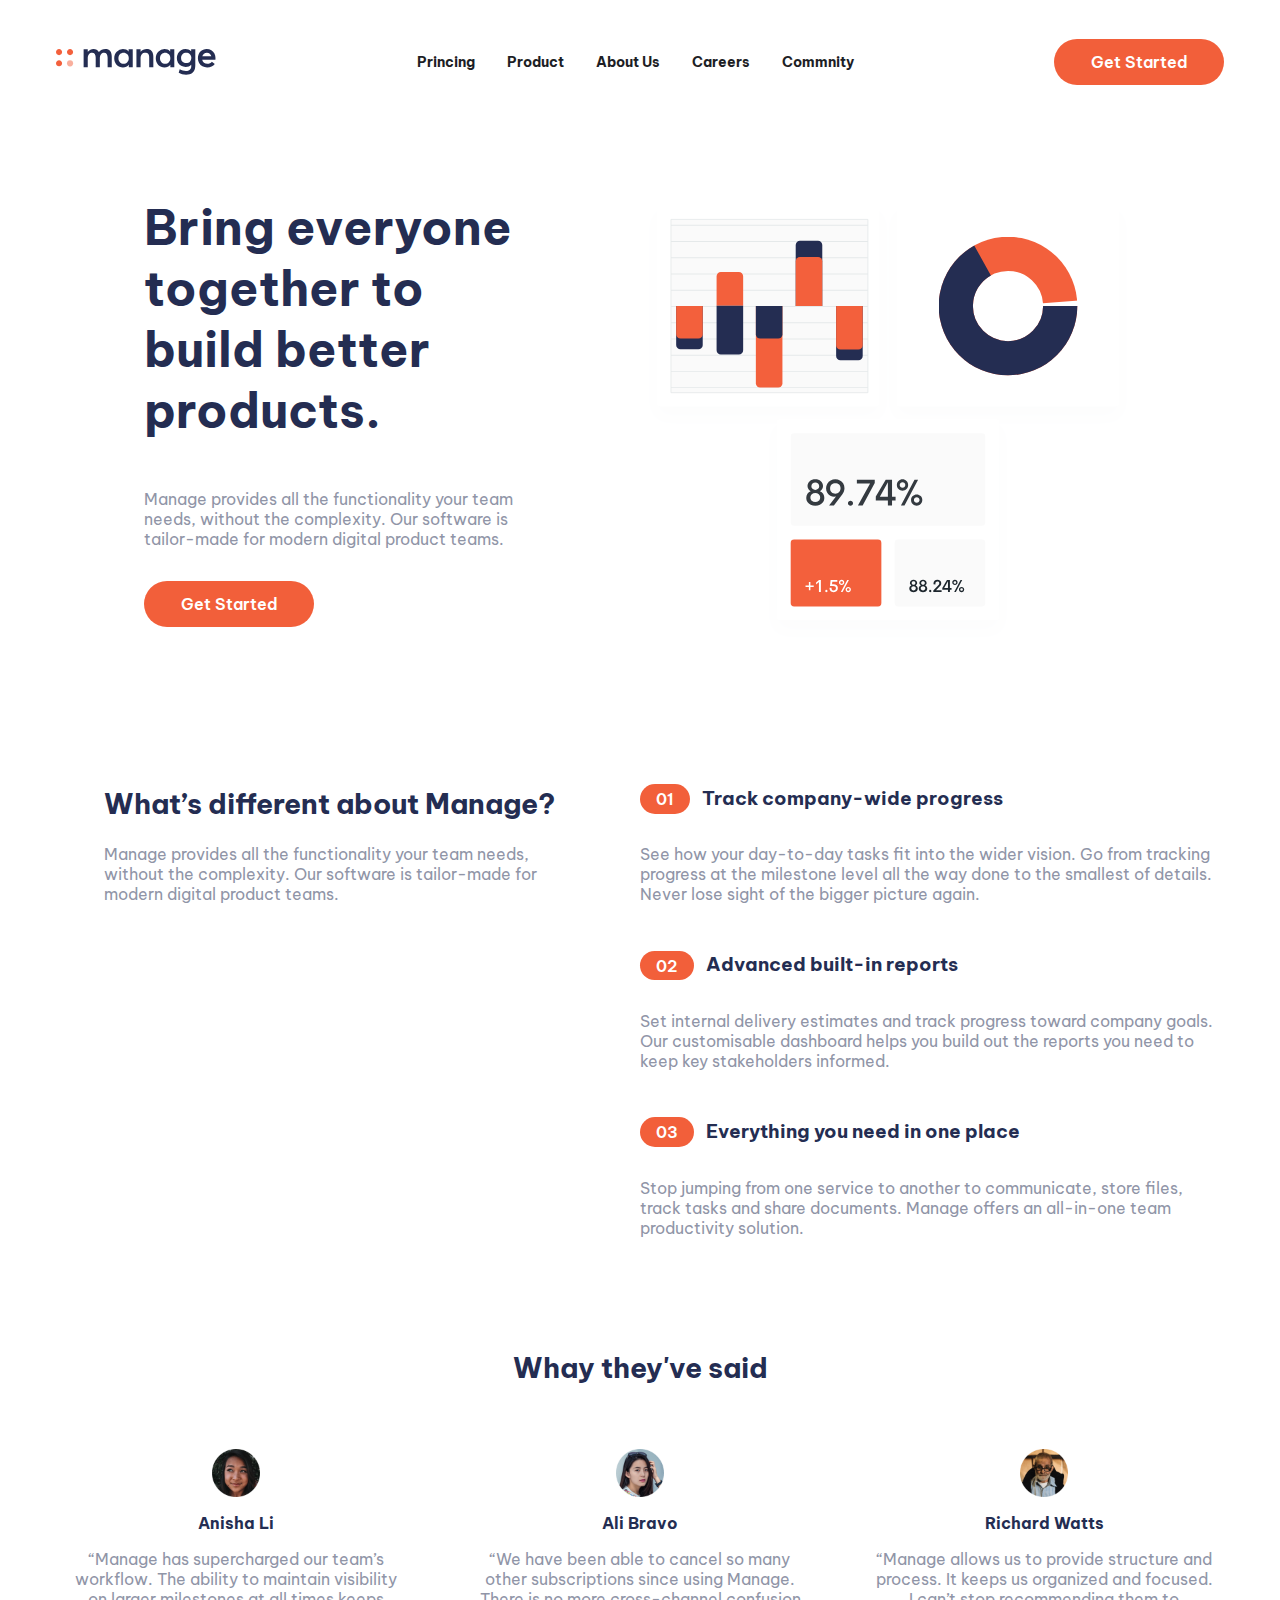
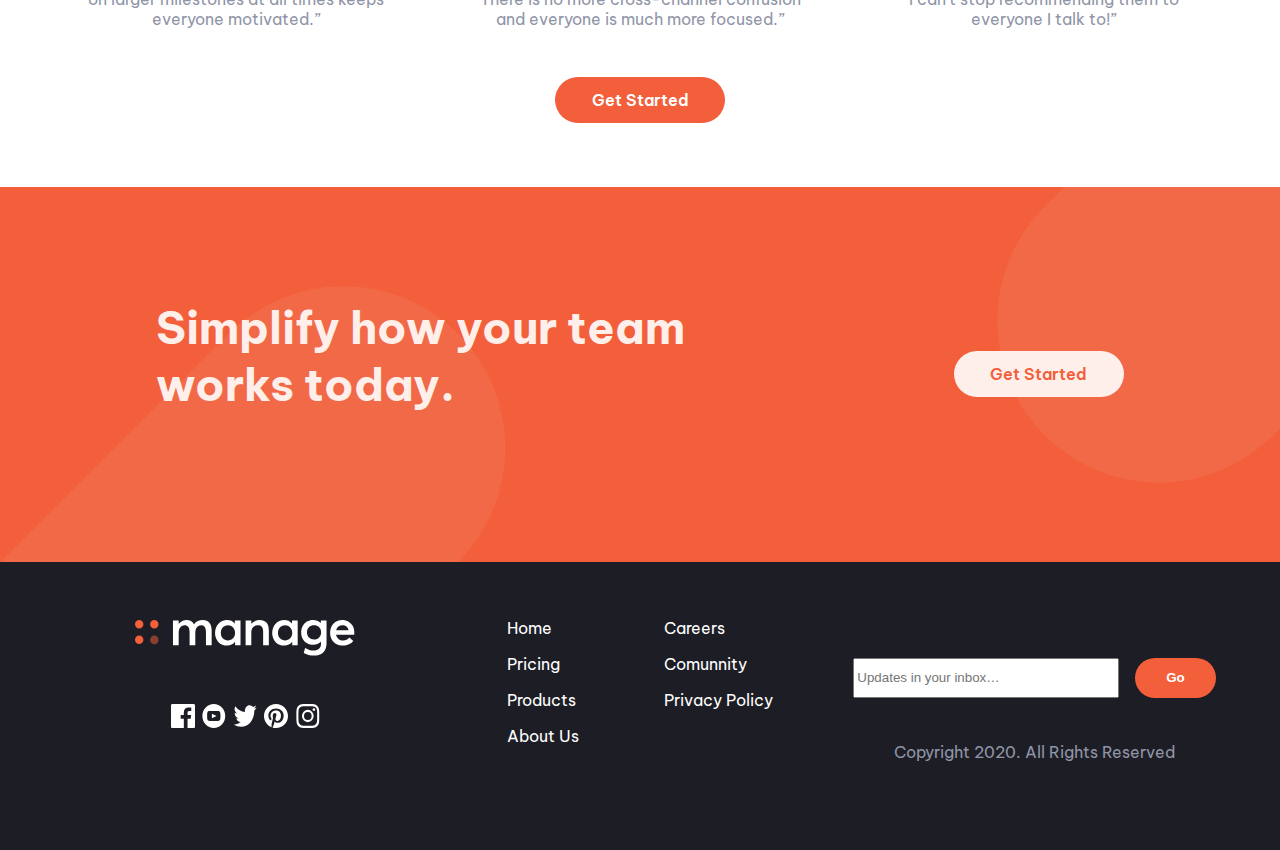
<file: public/index.html>
<!DOCTYPE html>
<html lang="en">

<head>
    <meta charset="UTF-8">
    <meta name="viewport" content="width=device-width,initial-scale=1">
    <link rel="stylesheet" href="styles/styles.css?t=1610991148244">
    <title>Manage Landing Page Master</title>
</head>

<body>
    <header class="main-header l-container">
        <div class="main-header__logo">
            <img src="images/logo.svg" alt="Logo Principal" class="header-logo">
            <img id="show-menu" src="images/icon-hamburger.svg" alt="Menu" class="header-hamburger">
            <img id="close-menu" src="images/icon-close.svg" alt="Close" class="header-hamburger close-menu">
        </div>
        <nav id="main-menu">
            <div class="main-menu__logo"></div>
            <ul id="main-menu__list" class="main-menu__list center">
                <li class="main-menu__item"><a class="main-menu__link" href="#">Princing</a></li>
                <li class="main-menu__item"><a class="main-menu__link" href="#">Product</a></li>
                <li class="main-menu__item"><a class="main-menu__link" href="#">About Us</a></li>
                <li class="main-menu__item"><a class="main-menu__link item-login" href="#">Careers</a></li>
                <li class="main-menu__item"><a class="main-menu__link item-login" href="#">Commnity</a></li>

            </ul>
        </nav>
        <div>
            <a href="#" class="button-header center">Get Started</a>
        </div>
    </header>

    <div class="banner l-container">
        <img class="banner-img" src="images/illustration-intro.svg" alt="Image Principal">
        <div class="banner-content">
            <h1 class="banner-title"> Bring everyone together to build better products.</h1>
            <p class="paragraph mb-2"> Manage provides all the functionality your team needs, without
                the complexity. Our software is tailor-made for modern digital
                product teams. </p>
            <a href="#" class="button-started center">Get Started</a>
        </div>
    </div>

    <article class="about center-responsive mb-separation l-container">
        <section class="mb-3">
            <h2 class="about__title">What’s different about Manage?</h2>
            <p class="about__paragraph">Manage provides all the functionality your team needs, without
                the complexity. Our software is tailor-made for modern digital
                product teams.</p>
        </section>
        <section class="about__items">
            <div class="mb-3">
                <span class="items__button">01</span>
                <h3 class="items__title">Track company-wide progress</h3>
                <p>See how your day-to-day tasks fit into the wider vision. Go from
                    tracking progress at the milestone level all the way done to the
                    smallest of details. Never lose sight of the bigger picture again.</p>
            </div>
            <div class="mb-3">
                <span class="items__button">02</span>
                <h3 class="items__title">Advanced built-in reports</h3>
                <p>Set internal delivery estimates and track progress toward company
                    goals. Our customisable dashboard helps you build out the reports
                    you need to keep key stakeholders informed.</p>
            </div>
            <div class="mb-3">
                <span class="items__button">03</span>
                <h3 class="items__title">Everything you need in one place</h3>
                <p>Stop jumping from one service to another to communicate, store files,
                    track tasks and share documents. Manage offers an all-in-one team
                    productivity solution.</p>
            </div>
        </section>
    </article>

    <article class="testimonial mb-separation center">
        <h2 class="center mb-separation">Whay they've said</h2>
        <div class="card">
            <div class="card__items display-block fade center">
                <img class="card__img" src="images/avatar-ali.png" alt="">
                <span class="card__name">Anisha Li</span>
                <p class="card__paragraph">
                    “Manage has supercharged our team’s workflow. The ability to maintain
                    visibility on larger milestones at all times keeps everyone motivated.”
                </p>
            </div>
            <div class="card__items fade center">
                <img class="card__img" src="images/avatar-anisha.png" alt="">
                <span class="card__name">Ali Bravo</span>
                <p class="card__paragraph">
                    “We have been able to cancel so many other subscriptions since using
                    Manage. There is no more cross-channel confusion and everyone is much
                    more focused.”
                </p>
            </div>
            <div class="card__items fade center">
                <img class="card__img" src="images/avatar-richard.png" alt="">
                <span class="card__name">Richard Watts</span>
                <p class="card__paragraph">
                    “Manage allows us to provide structure and process. It keeps us organized
                    and focused. I can’t stop recommending them to everyone I talk to!”
                </p>
            </div>
            <div class="card__items fade center">
                <img class="card__img" src="images/avatar-shanai.png" alt="">
                <span class="card__name">Shanai Gough</span>
                <p class="card__paragraph">
                    “Their software allows us to track, manage and collaborate on our projects
                    from anywhere. It keeps the whole team in-sync without being intrusive.”
                </p>
            </div>
        </div>

        
        <div class="card__slide">
            <span class="slide__item"></span>
            <span class="slide__item"></span>
            <span class="slide__item"></span>
            <span class="slide__item"></span>
        </div>

        <a href="#" class="button-started">Get Started</a>
    </article>

    <div class="content__start center">
        <div class="content__padding">
            
                <h2 class="start__title">Simplify how your team works today.</h2>
                <a class="button__start" href="#">Get Started</a>
            
        </div>
    </div>

    <footer class="footer">

        <form id="form" class="footer__form mb-separation">
            <input id="inputEmail" class="input__email" type="text" placeholder="Updates in your inbox…">
            <button class="button--footer center">Go</button>
        </form>
        
        <nav class="footer__nav mb-separation">
            <ul class="nav__list">
                <li class="nav__item"><a class="nav__link" href="">Home</a></li>
                <li class="nav__item"><a class="nav__link" href="">Pricing</a></li>
                <li class="nav__item"><a class="nav__link" href="">Products</a></li>
                <li class="nav__item"><a class="nav__link" href="">About Us</a></li>
            </ul>

            <ul class="nav__list">
                <li class="nav__item"><a class="nav__link" href="">Careers</a></li>
                <li class="nav__item"><a class="nav__link" href="">Comunnity</a></li>
                <li class="nav__item"><a class="nav__link" href="">Privacy Policy</a></li>
            </ul>
            
        </nav>

        <div class="footer__about l-container">
            <div class="footer__icons">
                <img class="footer__images" src="images/icon-facebook.svg" alt="Facebook">
                <img class="footer__images" src="images/icon-youtube.svg" alt="Youtube">
                <img class="footer__images" src="images/icon-twitter.svg" alt="Twitter">
                <img class="footer__images" src="images/icon-pinterest.svg" alt="Pinterest">
                <img class="footer__images" src="images/icon-instagram.svg" alt="Instagram">
            </div>
            <div>
                <img class="footer__logo" src="images/logo_white.svg" alt="Logo">
            </div>
        </div>
        <div class="l-container credits">
            <span class="credits__paragraph">Copyright 2020. All Rights Reserved</span>
        </div>
    </footer>

    <script src="js/index.js?t=1610991148244"></script>
</body>

</html>
</file>
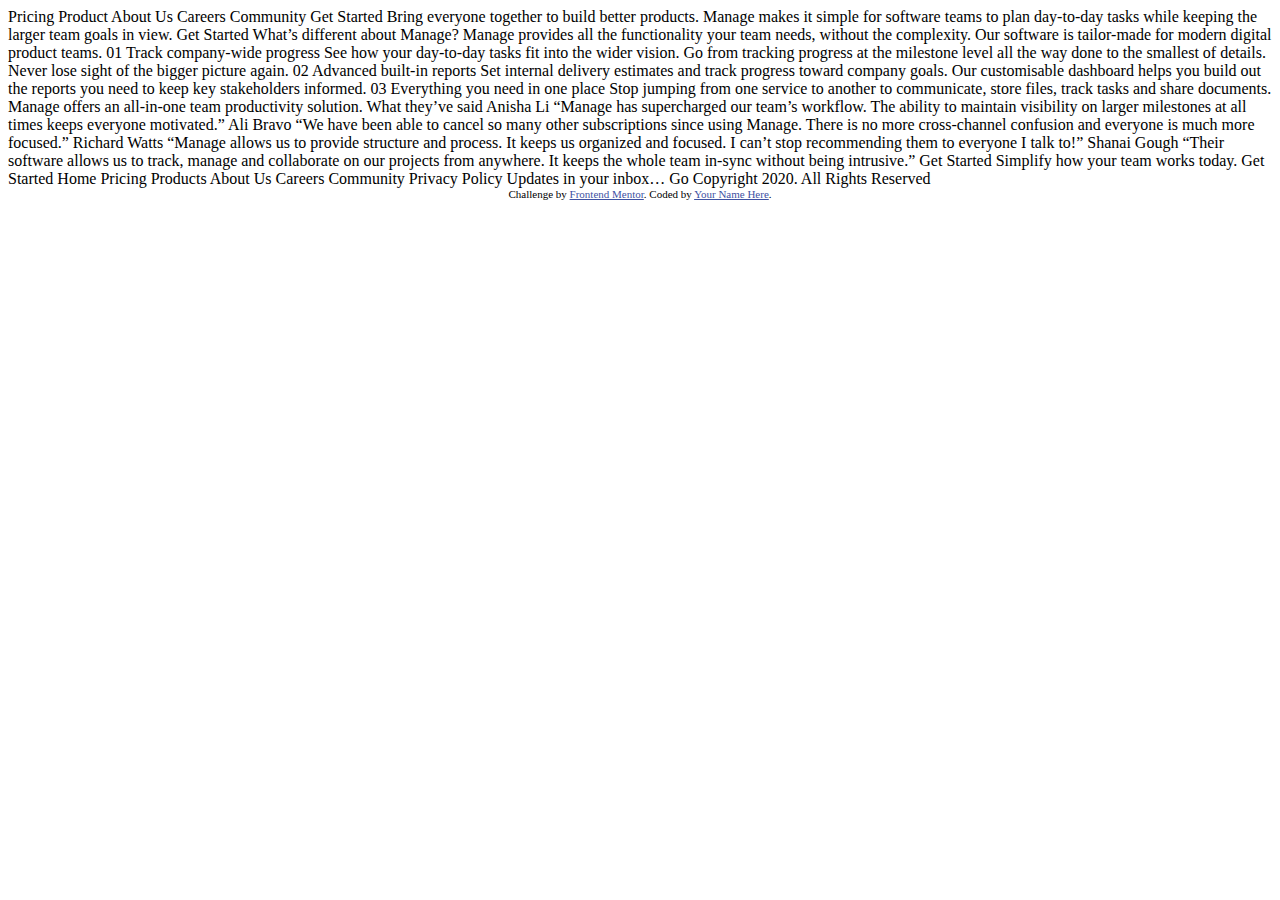
<file: index-info.html>
<!DOCTYPE html>
<html lang="en">
<head>
  <meta charset="UTF-8">
  <meta name="viewport" content="width=device-width, initial-scale=1.0"> <!-- displays site properly based on user's device -->

  <link rel="icon" type="image/png" sizes="32x32" href="./images/favicon-32x32.png">
  
  <title>Frontend Mentor | Manage landing page</title>

  <!-- Feel free to remove these styles or customise in your own stylesheet 👍 -->
  <style>
    .attribution { font-size: 11px; text-align: center; }
    .attribution a { color: hsl(228, 45%, 44%); }
  </style>
</head>
<body>

  Pricing
  Product
  About Us
  Careers
  Community

  Get Started

  Bring everyone together to build better products.

  Manage makes it simple for software teams to plan day-to-day 
  tasks while keeping the larger team goals in view.

  Get Started

  What’s different about Manage?

  Manage provides all the functionality your team needs, without 
  the complexity. Our software is tailor-made for modern digital 
  product teams. 

  01
  Track company-wide progress
  See how your day-to-day tasks fit into the wider vision. Go from 
  tracking progress at the milestone level all the way done to the 
  smallest of details. Never lose sight of the bigger picture again.

  02
  Advanced built-in reports
  Set internal delivery estimates and track progress toward company 
  goals. Our customisable dashboard helps you build out the reports 
  you need to keep key stakeholders informed.

  03
  Everything you need in one place
  Stop jumping from one service to another to communicate, store files, 
  track tasks and share documents. Manage offers an all-in-one team 
  productivity solution.

  What they’ve said

  Anisha Li
  “Manage has supercharged our team’s workflow. The ability to maintain 
  visibility on larger milestones at all times keeps everyone motivated.”

  Ali Bravo
  “We have been able to cancel so many other subscriptions since using 
  Manage. There is no more cross-channel confusion and everyone is much 
  more focused.”

  Richard Watts
  “Manage allows us to provide structure and process. It keeps us organized 
  and focused. I can’t stop recommending them to everyone I talk to!”

  Shanai Gough
  “Their software allows us to track, manage and collaborate on our projects 
  from anywhere. It keeps the whole team in-sync without being intrusive.”

  Get Started

  Simplify how your team works today.
  Get Started

  Home
  Pricing
  Products
  About Us
  Careers
  Community
  Privacy Policy

  Updates in your inbox…
  Go

  Copyright 2020. All Rights Reserved

  
  <div class="attribution">
    Challenge by <a href="https://www.frontendmentor.io?ref=challenge" target="_blank">Frontend Mentor</a>. 
    Coded by <a href="#">Your Name Here</a>.
  </div>
</body>
</html>
</file>
<file: public/styles/styles.css>
@import url("https://fonts.googleapis.com/css2?family=Be+Vietnam:ital,wght@0,400;0,700;1,500&display=swap");:root{--z-back: -10;--z-normal: 1;--z-tooltip: 10;--z-fixed: 100;--z-modal: 1000}:root{--bright-red: hsl(12,88%,59%);--dark-blue: hsl(228,39%,23%);--dark-grayish-blue: hsl(227, 12%, 61%);--very-dark-blue: hsl(233, 12%, 13%);--very-pale-red: hsl(13, 100%, 96%);--vary-light-gray: hsl(0, 0%, 98%)}:root{--h1-font-size:2rem;--h2-font-size: 1.75rem;--h3-font-size: 1.25rem;--small-font-size:.95rem}@media screen and (min-width: 640px){:root{--h1-font-size: 2rem;--h2-font-size: 1.75rem;--h3-font-size: 1.5rem;--body-font-size: 1rem;--small-font-size: .8rem}}*,*::before,*::after{box-sizing:border-box}body{margin:0;font-family:"Be Vietnam",sans-serif;font-style:normal;font-weight:400;line-height:normal;letter-spacing:normal}@media screen and (min-width: 830px){body{overflow-y:scroll !important}}a{text-decoration:none;display:inline-block}ul{padding-left:0;list-style:none;margin:0}img{width:100%}h1,h2,h3,h4,h5,h6{margin-top:0;color:var(--dark-blue)}h1{font-size:var(--h1-font-size)}h2{font-size:var(--h2-font-size)}p{color:var(--dark-grayish-blue);font-size:var(--body-font-size)}.l-container{max-width:1200px;padding-left:1rem;padding-right:1rem}@media screen and (min-width: 960px){.l-container{margin-left:auto;margin-right:auto}}.center{text-align:center}.center-responsive{text-align:center}@media screen and (min-width: 960px){.center-responsive{text-align:left}}.mb-1{margin-bottom:1rem}.mb-2{margin-bottom:2rem}.mb-3{margin-bottom:3rem}.mb-separation{margin-bottom:4rem}.fade{animation-name:fade;animation-duration:1s}@keyframes fade{from{opacity:.1}to{opacity:1}}@keyframes fade2{from{opacity:1}to{opacity:.1}}.main-header{margin-top:2.3rem;margin-bottom:4rem}@media screen and (min-width: 1095px){.main-header{display:flex;justify-content:space-between;align-items:center;margin-bottom:110px}}.main-header__logo{display:flex;justify-content:space-between;height:1.6rem}.main-menu{background:linear-gradient(to bottom, rgba(0,0,0,0.05), rgba(0,0,0,0.5));position:absolute;height:100vh;top:150px;bottom:0;right:0;left:0}@media screen and (min-width: 1095px){.main-menu{position:initial;height:auto;background:initial}}.main-menu__list{width:90%;opacity:0;position:fixed;top:100px;right:0;left:0;margin-left:auto;margin-right:auto;background-color:#fff;pointer-events:none;display:flex;flex-direction:column;justify-content:space-between}@media screen and (min-width: 1095px){.main-menu__list{opacity:1;flex-direction:row;position:initial;height:auto;width:initial;pointer-events:initial}}.main-menu__link{padding:1rem;color:var(--very-dark-blue);font-weight:700;font-size:.9rem}@media screen and (min-width: 1095px){.main-menu__link:hover{color:var(--dark-grayish-blue)}}.show-menu{pointer-events:initial;opacity:1}.header-logo{width:160px}.header-hamburger{width:1.8rem;height:1.4rem}@media screen and (min-width: 1095px){.header-hamburger{display:none}}.close-menu{display:none}.open-menu{display:block}@media screen and (min-width: 1095px){.open-menu{display:none}}.show-menu-inactive{display:none}.button,.button-started,.button-header,.button--footer,.items__button,.button__start{padding:.8rem;width:170px;border-radius:40px;color:white;font-weight:600}.button-started,.button-header,.button--footer,.items__button,.button__start{background-color:var(--bright-red)}@media screen and (min-width: 640px){.button-started:hover,.button-header:hover,.button--footer:hover,.items__button:hover,.button__start:hover{opacity:.6}}.button-header{display:none}@media screen and (min-width: 1095px){.button-header{display:block}}.button--footer{width:100px;padding:.3rem 0;height:40px;border:0}.banner{margin-bottom:140px}@media screen and (min-width: 370px){.banner{width:80%;margin-left:auto;margin-right:auto}}@media screen and (min-width: 1200px){.banner{display:grid;justify-content:space-between;grid-template-columns:1fr 1fr}.banner-img{grid-column:2/3;grid-row:1/1}.banner-content{grid-column:1/2;grid-row:1/1;display:flex;flex-direction:column;width:80%}.banner-title{--h1-font-size: 3rem;font-size:var(--h1-font-size)}}@media screen and (min-width: 960px){.about{display:grid;grid-template-columns:1fr 1fr}}.about__title,.about__paragraph{padding:0 3rem}.items__button{padding:.3rem 1rem;margin-right:.5rem}.items__title{display:inline-block}.card{padding:0 4rem}@media screen and (min-width: 960px){.card{grid-template-columns:1fr 1fr 1fr;gap:60px;display:grid}}.card__items{margin-bottom:2rem;display:none}@media screen and (min-width: 960px){.card__items{display:inherit}}@media screen and (min-width: 960px){.card__items:nth-child(4){display:none}}.card__img{width:3rem;margin:0 auto 1rem;display:block}.card__name{color:var(--dark-blue);font-weight:700}.card__slide{width:100%;height:2rem;margin-bottom:1rem;display:flex;justify-content:center}@media screen and (min-width: 960px){.card__slide{display:none}}.slide__item{display:block;height:10px;width:10px;border-radius:50%;border:1px solid var(--bright-red);margin:0 5px}.display-none{display:none}.display-block{display:block}.content__start{background-color:var(--bright-red);height:auto;background-image:url(/images/bg-simplify-section-desktop.svg);background-repeat:no-repeat;background-size:cover}.content__padding{padding:7rem 2rem}@media screen and (min-width: 960px){.content__padding{display:flex;justify-content:space-around;align-items:center}}.start__title{color:var(--very-pale-red);font-size:2.8rem}@media screen and (min-width: 960px){.start__title{align-self:flex-start;width:549px;text-align:left}}.button__start{background-color:var(--very-pale-red);color:var(--bright-red);align-self:center}.footer{background-color:var(--very-dark-blue)}@media screen and (min-width: 960px){.footer{display:grid;grid-template-columns:repeat(3, 1fr);grid-template-rows:2;justify-content:space-around;align-items:center;padding:3rem}}.footer__form{padding:3rem 1rem 0;display:flex;justify-content:space-evenly;position:relative}@media screen and (min-width: 960px){.footer__form{grid-column:3/4;grid-row:1/1;align-self:start}}.footer__nav{display:flex;justify-content:space-between;margin:0 3rem 3rem}@media screen and (min-width: 960px){.footer__nav{grid-column:2/3;grid-row:1/1}}@media screen and (min-width: 960px){.footer__about{grid-column:1/2;grid-row:1/1;display:grid}}.footer__icons{display:flex;justify-content:space-evenly;padding:0 2rem;margin-bottom:4rem}@media screen and (min-width: 960px){.footer__icons{grid-row:2/3}}.footer__logo{display:block;width:220px;margin-left:auto;margin-right:auto;margin-bottom:3rem}@media screen and (min-width: 960px){.footer__logo{grid-row:1/1}}.footer__images{width:2.5rem}@media screen and (min-width: 960px){.footer__images{width:1.5rem;margin-left:auto;margin-right:auto}}.footer .input__email{display:block;width:90%;height:40px;margin-right:1rem}.footer .nav__item{padding:.5rem 1rem}.footer .nav__link{color:white}@media screen and (min-width: 640px){.footer .nav__link:hover{color:var(--dark-grayish-blue)}}.footer .credits{text-align:center;color:var(--dark-grayish-blue);padding-bottom:2.5rem}@media screen and (min-width: 960px){.footer .credits{grid-row:1/3;grid-column:3/4;align-self:end}}.no-after::after{content:''}.alert::after{position:absolute;content:'Please enter a valid email';top:5.5rem;left:1rem;color:#FF6961;animation-name:fade;animation-duration:1s}
</file>
